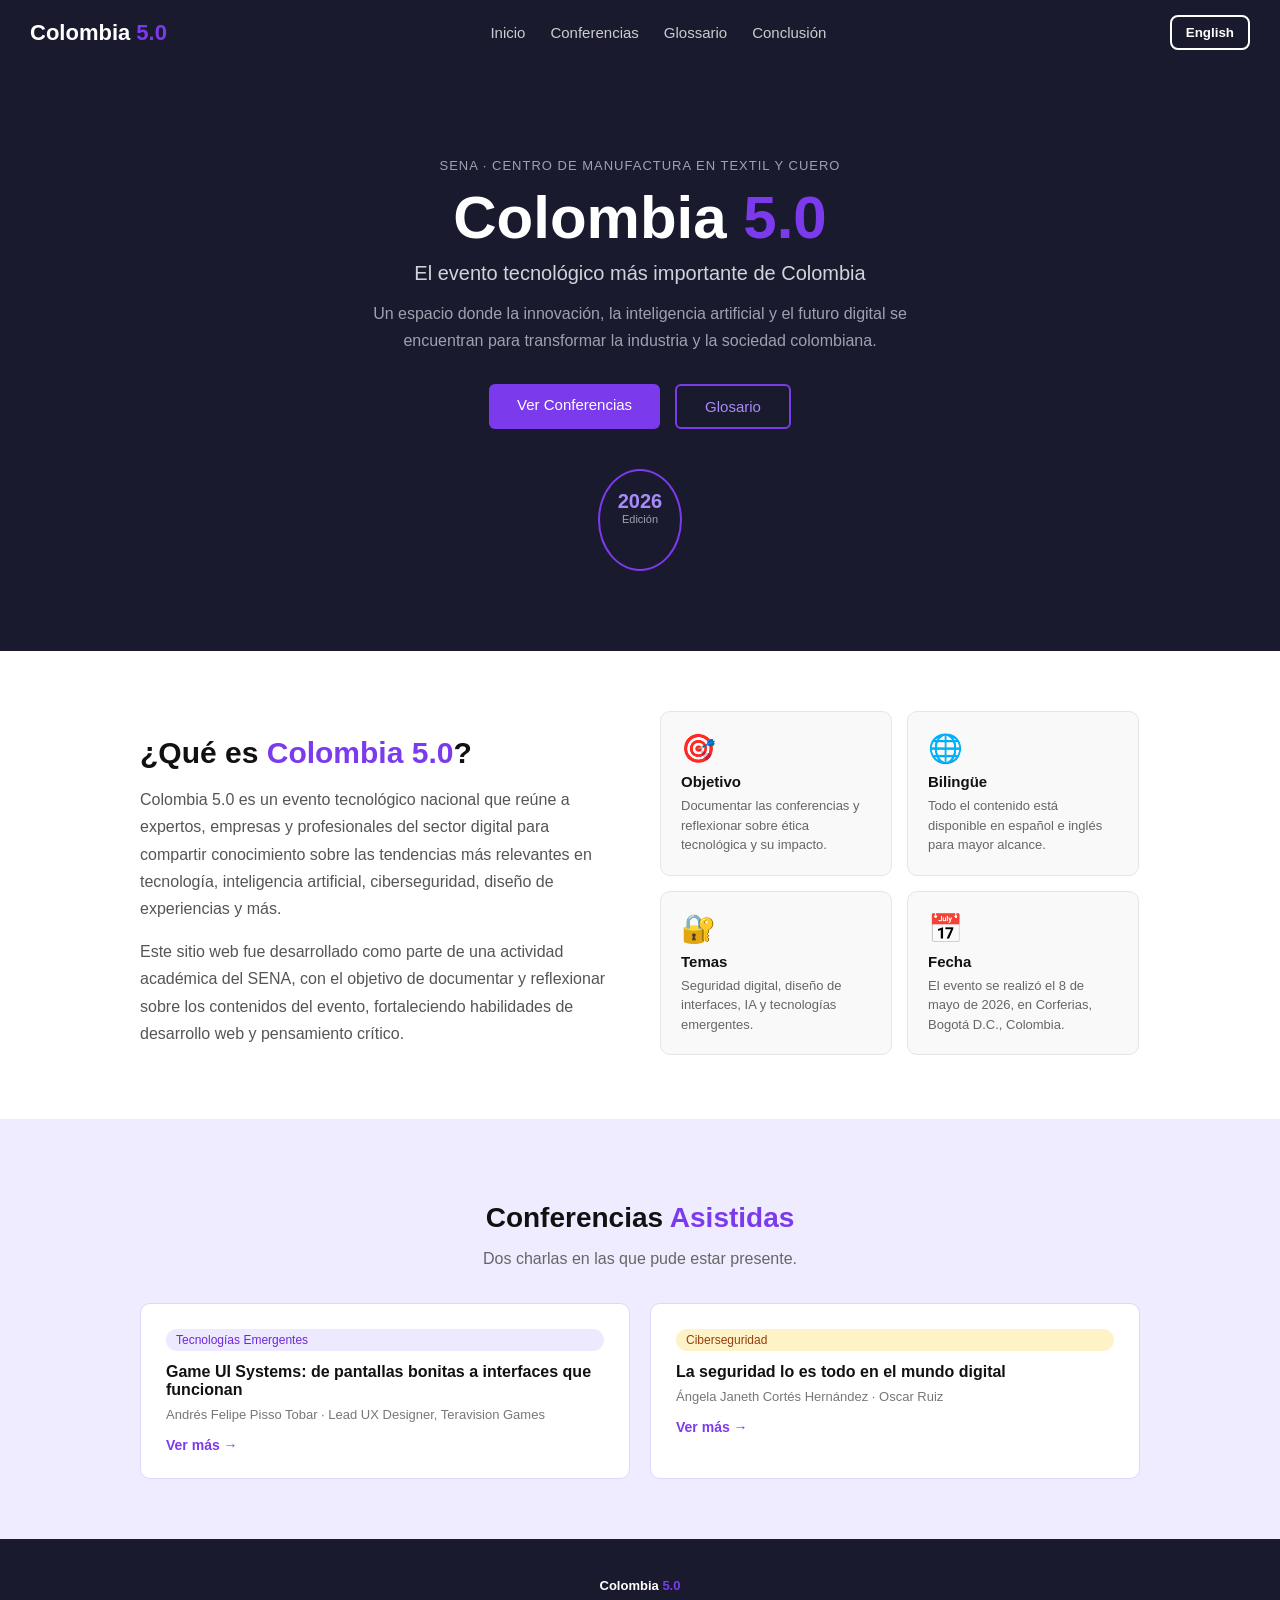
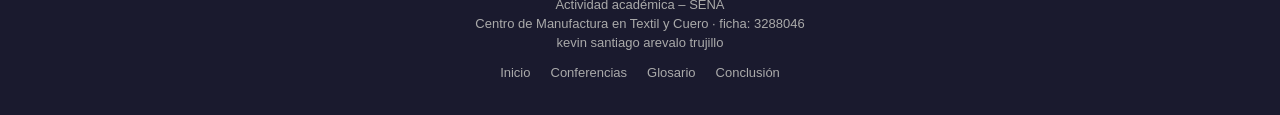
<file: index.html>
<!DOCTYPE html>
<html lang="es">
<head>
  <meta charset="UTF-8" />
  <meta name="viewport" content="width=device-width, initial-scale=1.0" />
  <title>Colombia 5.0 – Evento Tecnológico</title>

  <link rel="stylesheet" href="css/styles.css" />

  <!-- Fuente de Google -->
  <link href="https://fonts.googleapis.com/css2?family=Inter:wght@400;600;700&display=swap" rel="stylesheet" />
</head>
<body>

  <!-- Barra de navegasion  -->
  <nav class="navbar">
    <!-- Logo -->
    <div class="nav-logo">Colombia <span>5.0</span></div>

    <!-- Botón para móvil (hamburguesa xp) -->
    <button class="nav-toggle" id="navToggle" aria-label="Menú">☰</button>
    <ul class="nav-links" id="navLinks">
      <li>
        <a href="index.html" class="es">Inicio</a>
        <a href="index.html" class="en">Home</a>
      </li>
      <li>
        <a href="paginas/conferences.html" class="es">Conferencias</a>
        <a href="paginas/conferences.html" class="en">Conferences</a>
      </li>
      <li>
        <a href="paginas/glossary.html" class="es">Glossario</a>
        <a href="paginas/glossary.html" class="en">glossary</a>
      </li>
      <li>
        <a href="paginas/conclusion.html" class="es">Conclusión</a>
        <a href="paginas/conclusion.html" class="en">Conclusion</a>
      </li>
    </ul>
    
    <!-- boton de traduccion -->
    <div class="language-switch">
    <button id="langBtn">English</button>
</div>
  </nav>


  <!-- encabezado principal -->
  <header class="hero">
    <!-- Subtítulo pequeño arriba -->
    <p class="hero-tag es">SENA · Centro de Manufactura en Textil y Cuero</p>
    <p class="hero-tag en">SENA · Textile and Leather Manufacturing Center</p>

    <!-- Título principal -->
    <h1>Colombia <span class="accent">5.0</span></h1>

    <!-- Descripción corta -->
    <p class="hero-sub es">El evento tecnológico más importante de Colombia</p>
    <p class="hero-sub en">Colombia's most important technology event</p>

    <!-- Descripción larga -->
    <p class="hero-desc es">
      Un espacio donde la innovación, la inteligencia artificial y el futuro digital
      se encuentran para transformar la industria y la sociedad colombiana.
    </p>
    <p class="hero-desc en">
      A space where innovation, artificial intelligence, and the digital future
      come together to transform Colombian industry and society.
    </p>
    <!-- Botones de acción -->
    <div class="hero-btns">
      <a href="paginas/conferences.html" class="btn-primary es">Ver Conferencias</a>
      <a href="paginas/conferences.html" class="btn-primary en">View Conferences</a>
      <a href="paginas/glossary.html" class="btn-outline es ">Glosario</a>
      <a href="paginas/glossary.html" class="btn-outline en ">Glossary</a>
    </div>

    <!-- Insignia con el año (muy basica xd) -->
    <div class="hero-badge">
      <div class="badge-circle">
        <span>2026</span>
        <small class="es">Edición</small>
        <small class="en">Edition</small>
      </div>
    </div>
  </header>


  <!-- ¿Qué es Colombia 5.0? -->
  <section class="about">
    <div class="container">
      <div class="about-grid">

        <!-- Texto explicativo -->
        <div class="about-text es">
          <h2>¿Qué es <span class="accent">Colombia 5.0</span>?</h2>
          <p>
            Colombia 5.0 es un evento tecnológico nacional que reúne a expertos, empresas
            y profesionales del sector digital para compartir conocimiento sobre las
            tendencias más relevantes en tecnología, inteligencia artificial, ciberseguridad,
            diseño de experiencias y más.
          </p>
          <p>
            Este sitio web fue desarrollado como parte de una actividad académica del SENA,
            con el objetivo de documentar y reflexionar sobre los contenidos del evento,
            fortaleciendo habilidades de desarrollo web y pensamiento crítico.
          </p>
        </div>
        <div class="about-text en">
          <h2>¿What is <span class="accent">Colombia 5.0</span>?</h2>
          <p>
            Colombia 5.0 is a national technology event that brings together experts, companies,
            and professionals from the digital sector to share knowledge about the
            most relevant trends in technology, artificial intelligence, cybersecurity,
            experience design, and more.
          </p>
          <p>
            This website was developed as part of an academic activity at SENA,
            with the goal of documenting and reflecting on the event’s content,
            while strengthening web development and critical thinking skills.
          </p>
        </div>

        <!-- Cuatro tarjetas de información -->
        <div class="about-cards">

          <div class="info-card">
            <div class="card-icon">🎯</div>
            <h3 class="es">Objetivo</h3> <h3 class="en">Goal</h3>
            <p class="es">Documentar las conferencias y reflexionar sobre ética tecnológica y su impacto.</p><p class="en">Document the lectures and reflect on technology ethics and its impact.</p>
          </div>

          <div class="info-card">
            <div class="card-icon">🌐</div>
            <h3 class="es">Bilingüe</h3> <h3 class="en">Bilingual</h3>
            <p class="es">Todo el contenido está disponible en español e inglés para mayor alcance.</p><p class="en">All content is available in Spanish and English to reach a wider audience.</p>
          </div>

          <div class="info-card">
            <div class="card-icon">🔐</div>
            <h3 class="es">Temas</h3> <h3 class="en">Topics</h3>
            <p class="es">Seguridad digital, diseño de interfaces, IA y tecnologías emergentes.</p><p class="en">Digital security, interface design, AI, and emerging technologies.</p>
          </div>

          <div class="info-card">
  <div class="card-icon">📅</div>
  <h3 class="es">Fecha</h3>
  <h3 class="en">Date</h3>
  <p class="es">El evento se realizó el 8 de mayo de 2026, en Corferias, Bogotá D.C., Colombia.</p>
  <p class="en">The event took place on May 8, 2026, at Corferias, Bogotá D.C., Colombia.</p>
</div>

</div>
</div>
</div>
</section>


<!-- Seccion de conferencias asistidas -->
<section class="preview">
  <div class="container">
    <h2 class="es">Conferencias <span class="accent">Asistidas</span></h2>
    <h2 class="en">Attended <span class="accent">Conferences</span></h2>
    <p class="section-sub es">Dos charlas en las que pude estar presente.</p>
    <p class="section-sub en">Two talks I was able to attend.</p>

    <div class="preview-grid">

      <!-- Tarjeta 1 -->
      <div class="preview-card" onclick="location.href='paginas/conferences.html#conf1'">
        <div class="preview-tag es">Tecnologías Emergentes</div>
        <div class="preview-tag en">Emerging Technologies</div>
        <h3 class="es">Game UI Systems: de pantallas bonitas a interfaces que funcionan</h3>
        <h3 class="en">Game UI Systems: from pretty screens to interfaces that work</h3>
        <p>Andrés Felipe Pisso Tobar · Lead UX Designer, Teravision Games</p>
        <span class="preview-link es">Ver más →</span>
        <span class="preview-link en">Read more →</span>
      </div>

      <!-- Tarjeta 2 -->
      <div class="preview-card" onclick="location.href='paginas/conferences.html#conf2'">
        <div class="preview-tag preview-tag--security es">Ciberseguridad</div>
        <div class="preview-tag preview-tag--security en">Cybersecurity</div>
        <h3 class="es">La seguridad lo es todo en el mundo digital</h3>
        <h3 class="en">Security is everything in the digital world</h3>
        <p>Ángela Janeth Cortés Hernández · Oscar Ruiz</p>
        <span class="preview-link es">Ver más →</span>
        <span class="preview-link en">Read more →</span>
      </div>

      </div>
    </div>
  </section>


  <!-- Pie de pagina -->
  <footer class="footer">
    <div class="container">
      <p class="footer-logo">Colombia <span>5.0</span></p>
      <p class="es">Actividad académica – SENA</p>
      <p class="en">Academic activity – SENA</p>
      <p class="es">Centro de Manufactura en Textil y Cuero · ficha: 3288046</p>
      <p class="en">Textile and Leather Manufacturing Center · cohort: 3288046</p>
      <p>kevin santiago arevalo trujillo</p>


      <nav class="footer-nav">
        <a href="index.html" class="es">Inicio</a>
        <a href="index.html" class="en">Home</a>
        <a href="paginas/conferences.html" class="es">Conferencias</a>
        <a href="paginas/conferences.html" class="en">Conferences</a>
        <a href="paginas/glossary.html" class="es ">Glosario</a>
        <a href="paginas/glossary.html" class="en ">Glossary</a>
        <a href="paginas/conclusion.html" class="es">Conclusión</a>
        <a href="paginas/conclusion.html" class="en">Conclusion</a>
      </nav>

    </div>
  </footer>


 
  <script src="js/main.js"></script>

</body>
</html>
</file>
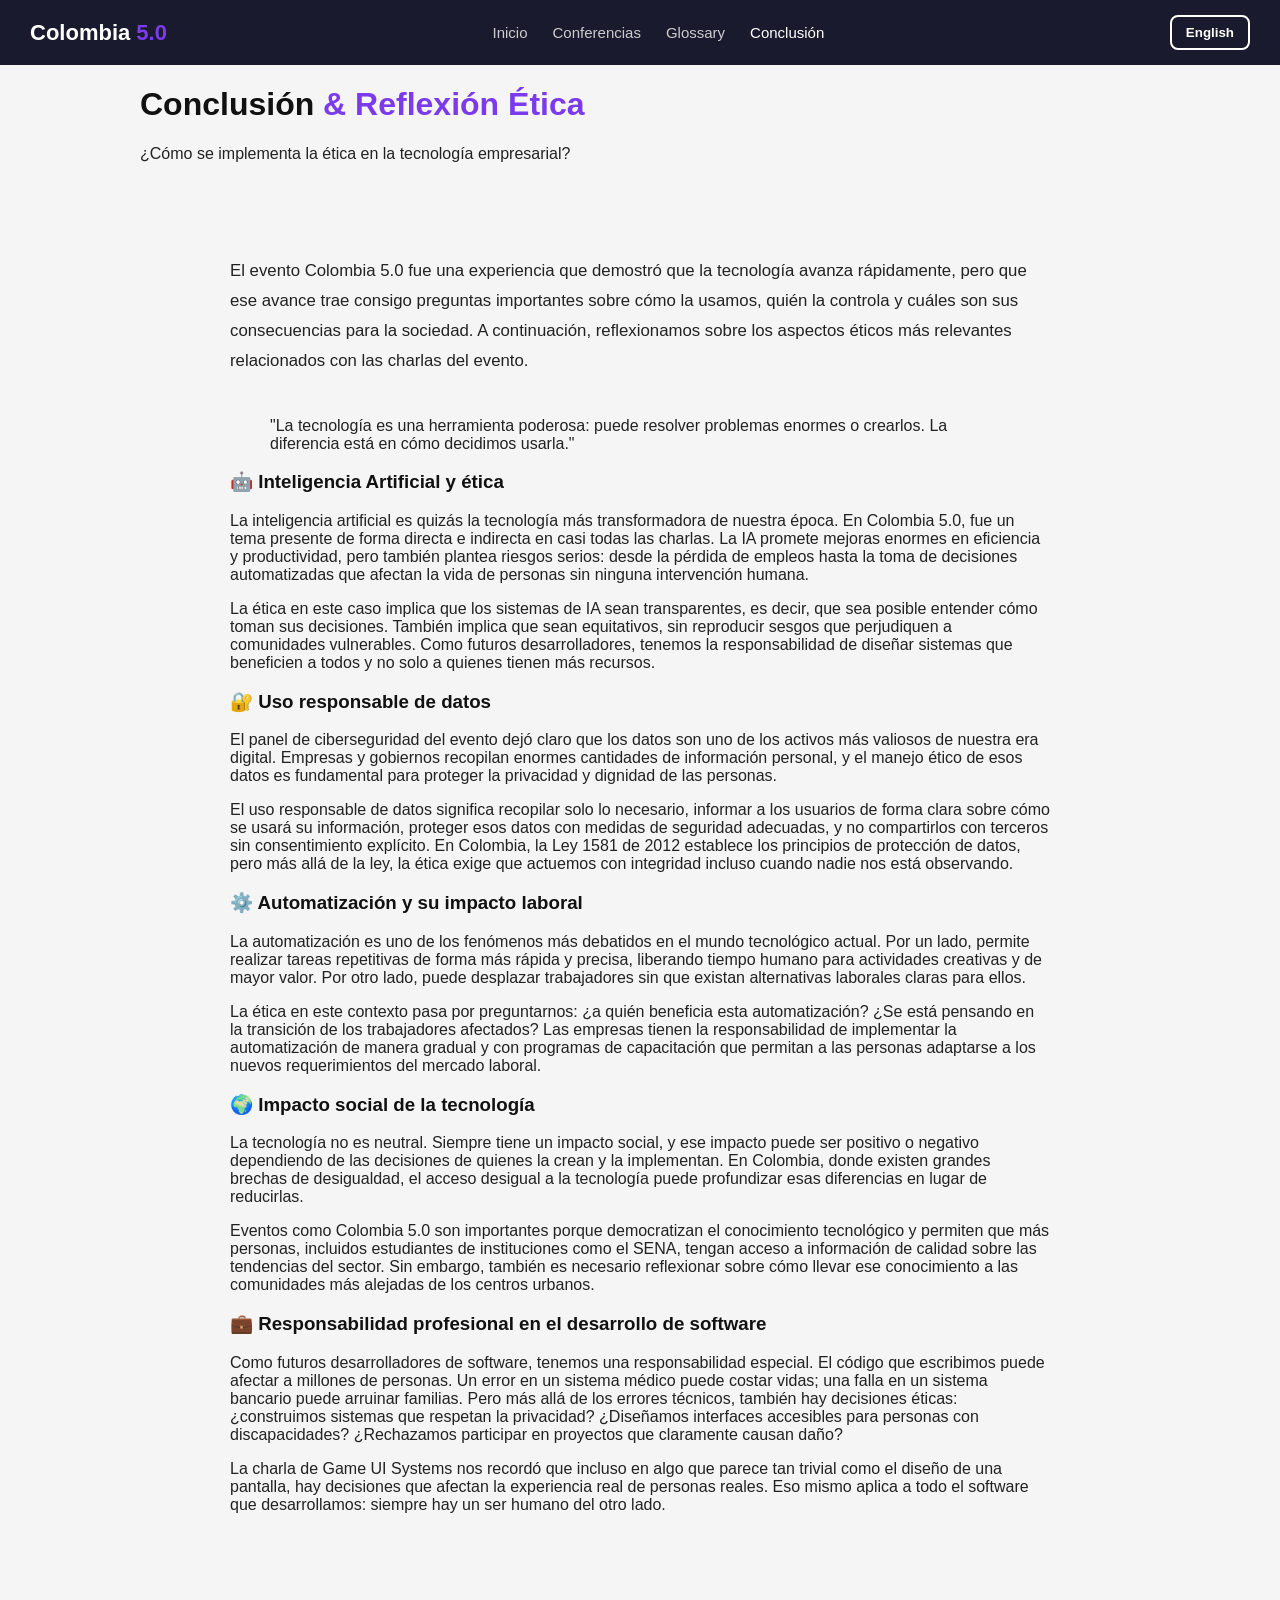
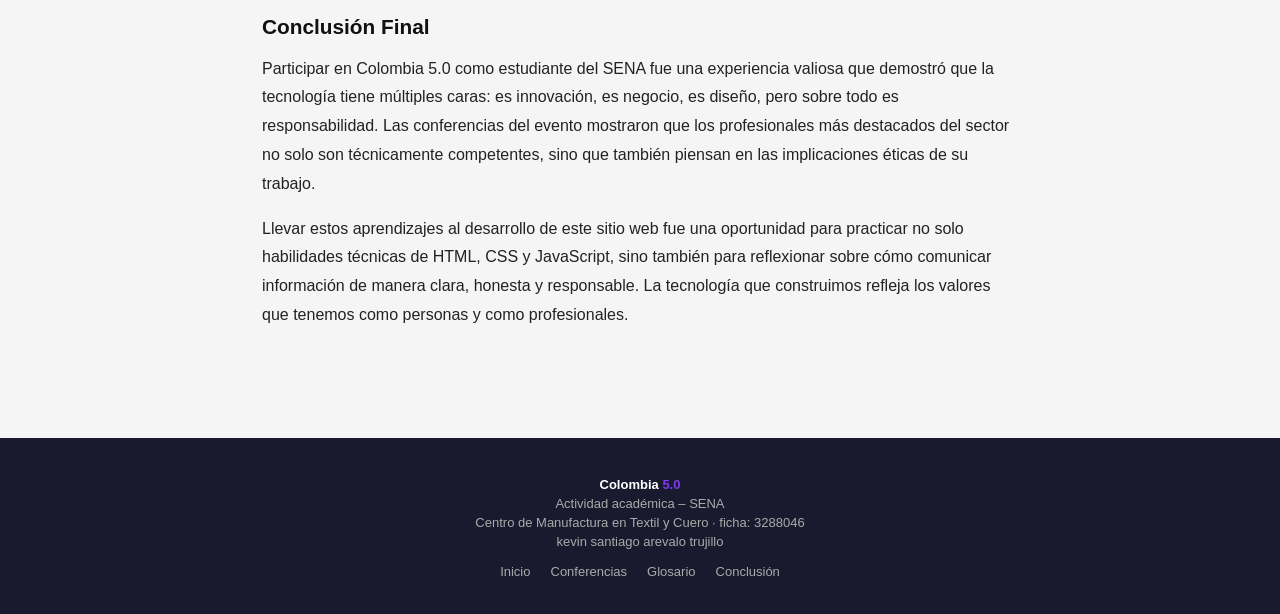
<file: paginas/conclusion.html>
<!DOCTYPE html>
<html lang="es">
<head>
  <meta charset="UTF-8" />
  <meta name="viewport" content="width=device-width, initial-scale=1.0" />
  <title>Conclusión – Colombia 5.0</title>
  <link rel="stylesheet" href="../css/styles.css" />
  <link href="https://fonts.googleapis.com/css2?family=Syne:wght@400;600;700;800&family=DM+Sans:ital,wght@0,300;0,400;0,500;1,300&display=swap" rel="stylesheet" />
</head>
<body>

  <!-- barra de navegacion -->
  <nav class="navbar">
    <div class="nav-logo"><a href="../index.html" style="color:inherit;text-decoration:none;">Colombia <span>5.0</span></a></div>
    <button class="nav-toggle" id="navToggle">☰</button>
    <ul class="nav-links" id="navLinks">
      <li>
        <a href="../index.html" class="es">Inicio</a>
        <a href="../index.html" class="en">Home</a>
      </li>
      <li>
        <a href="conferences.html" class="es">Conferencias</a>
        <a href="conferences.html" class="en">Conferences</a>
      </li>
      <li>
        <a href="glossary.html">Glossary</a>
      </li>
      <li>
        <a href="conclusion.html" class="active es">Conclusión</a>
        <a href="conclusion.html" class="active en">Conclusion</a>
      </li>
    </ul>
    <!-- boton de traduccion -->
    <div class="language-switch">
      <button id="langBtn">English</button>
    </div>
  </nav>

  <!-- Encabezado -->
  <div class="page-hero">
    <div class="container">
      <h1 class="es">Conclusión <span class="accent">&amp; Reflexión Ética</span></h1>
      <h1 class="en">Conclusion <span class="accent">&amp; Ethical Reflection</span></h1>
      <p class="es">¿Cómo se implementa la ética en la tecnología empresarial?</p>
      <p class="en">How is ethics implemented in enterprise technology?</p>
    </div>
  </div>

  <!-- Contenido de conclusion -->
  <section style="padding: 60px 0;">
    <div class="container conclusion-section" style="max-width:820px;">

      <!-- Intro -->
      <p class="es" style="color:var(--text-muted);margin-bottom:40px;font-size:1.05rem;line-height:1.8;">
        El evento Colombia 5.0 fue una experiencia que demostró que la tecnología avanza rápidamente, pero
        que ese avance trae consigo preguntas importantes sobre cómo la usamos, quién la controla y cuáles
        son sus consecuencias para la sociedad. A continuación, reflexionamos sobre los aspectos éticos más
        relevantes relacionados con las charlas del evento.
      </p>
      <p class="en" style="color:var(--text-muted);margin-bottom:40px;font-size:1.05rem;line-height:1.8;">
        The Colombia 5.0 event was an experience that showed how rapidly technology advances — but also
        how that advancement raises important questions about how we use it, who controls it, and what its
        consequences are for society. Below, we reflect on the most relevant ethical aspects related to
        the event's talks.
      </p>

      <!-- QUOTE -->
      <blockquote class="conclusion-quote es">
        "La tecnología es una herramienta poderosa: puede resolver problemas enormes o crearlos.
        La diferencia está en cómo decidimos usarla."
      </blockquote>
      <blockquote class="conclusion-quote en">
        "Technology is a powerful tool: it can solve enormous problems or create them.
        The difference lies in how we choose to use it."
      </blockquote>

      <!-- IA -->
      <div class="ethics-block">
        <h3 class="es"><span class="ethics-icon">🤖</span> Inteligencia Artificial y ética</h3>
        <h3 class="en"><span class="ethics-icon">🤖</span> Artificial Intelligence and Ethics</h3>
        <p class="es">
          La inteligencia artificial es quizás la tecnología más transformadora de nuestra época. En Colombia 5.0,
          fue un tema presente de forma directa e indirecta en casi todas las charlas. La IA promete mejoras enormes
          en eficiencia y productividad, pero también plantea riesgos serios: desde la pérdida de empleos hasta la
          toma de decisiones automatizadas que afectan la vida de personas sin ninguna intervención humana.
        </p>
        <p class="en">
          Artificial intelligence is perhaps the most transformative technology of our era. At Colombia 5.0,
          it appeared directly or indirectly in almost every talk. AI promises enormous improvements in
          efficiency and productivity, but it also poses serious risks: from job losses to automated
          decision-making that affects people's lives without any human intervention.
        </p>
        <p class="es">
          La ética en este caso implica que los sistemas de IA sean transparentes, es decir, que sea posible
          entender cómo toman sus decisiones. También implica que sean equitativos, sin reproducir sesgos que
          perjudiquen a comunidades vulnerables. Como futuros desarrolladores, tenemos la responsabilidad de
          diseñar sistemas que beneficien a todos y no solo a quienes tienen más recursos.
        </p>
        <p class="en">
          Ethics in this context requires AI systems to be transparent — meaning it should be possible to
          understand how they make decisions — and also equitable, without reproducing biases that harm
          vulnerable communities. As future developers, we have the responsibility to design systems that
          benefit everyone, not just those with more resources.
        </p>
      </div>

      <!-- Datos -->
      <div class="ethics-block">
        <h3 class="es"><span class="ethics-icon">🔐</span> Uso responsable de datos</h3>
        <h3 class="en"><span class="ethics-icon">🔐</span> Responsible Use of Data</h3>
        <p class="es">
          El panel de ciberseguridad del evento dejó claro que los datos son uno de los activos más valiosos
          de nuestra era digital. Empresas y gobiernos recopilan enormes cantidades de información personal, y
          el manejo ético de esos datos es fundamental para proteger la privacidad y dignidad de las personas.
        </p>
        <p class="en">
          The cybersecurity panel at the event made clear that data is one of the most valuable assets of our
          digital era. Companies and governments collect enormous amounts of personal information, and the
          ethical handling of that data is fundamental to protecting people's privacy and dignity.
        </p>
        <p class="es">
          El uso responsable de datos significa recopilar solo lo necesario, informar a los usuarios de forma
          clara sobre cómo se usará su información, proteger esos datos con medidas de seguridad adecuadas, y
          no compartirlos con terceros sin consentimiento explícito. En Colombia, la Ley 1581 de 2012 establece
          los principios de protección de datos, pero más allá de la ley, la ética exige que actuemos con
          integridad incluso cuando nadie nos está observando.
        </p>
        <p class="en">
          Responsible data use means collecting only what is necessary, informing users clearly about how
          their information will be used, protecting that data with appropriate security measures, and not
          sharing it with third parties without explicit consent. In Colombia, Law 1581 of 2012 establishes
          data protection principles, but beyond the law, ethics demands that we act with integrity even
          when no one is watching.
        </p>
      </div>

      <!-- Automatización -->
      <div class="ethics-block">
        <h3 class="es"><span class="ethics-icon">⚙️</span> Automatización y su impacto laboral</h3>
        <h3 class="en"><span class="ethics-icon">⚙️</span> Automation and Its Labor Impact</h3>
        <p class="es">
          La automatización es uno de los fenómenos más debatidos en el mundo tecnológico actual. Por un lado,
          permite realizar tareas repetitivas de forma más rápida y precisa, liberando tiempo humano para
          actividades creativas y de mayor valor. Por otro lado, puede desplazar trabajadores sin que existan
          alternativas laborales claras para ellos.
        </p>
        <p class="en">
          Automation is one of the most debated phenomena in today's technology world. On one hand, it allows
          repetitive tasks to be performed faster and more accurately, freeing up human time for creative,
          higher-value activities. On the other hand, it can displace workers without providing clear
          employment alternatives.
        </p>
        <p class="es">
          La ética en este contexto pasa por preguntarnos: ¿a quién beneficia esta automatización? ¿Se
          está pensando en la transición de los trabajadores afectados? Las empresas tienen la responsabilidad
          de implementar la automatización de manera gradual y con programas de capacitación que permitan a
          las personas adaptarse a los nuevos requerimientos del mercado laboral.
        </p>
        <p class="en">
          The ethical question here is: who benefits from this automation? Are the affected workers being
          considered in the transition? Companies have a responsibility to implement automation gradually
          and with training programs that allow people to adapt to the new demands of the labor market.
        </p>
      </div>

      <!-- Impacto Social -->
      <div class="ethics-block">
        <h3 class="es"><span class="ethics-icon">🌍</span> Impacto social de la tecnología</h3>
        <h3 class="en"><span class="ethics-icon">🌍</span> Technology's Social Impact</h3>
        <p class="es">
          La tecnología no es neutral. Siempre tiene un impacto social, y ese impacto puede ser positivo o
          negativo dependiendo de las decisiones de quienes la crean y la implementan. En Colombia, donde
          existen grandes brechas de desigualdad, el acceso desigual a la tecnología puede profundizar esas
          diferencias en lugar de reducirlas.
        </p>
        <p class="en">
          Technology is not neutral. It always has a social impact, and that impact can be positive or
          negative depending on the decisions of those who create and implement it. In Colombia, where deep
          inequality exists, unequal access to technology can deepen those differences rather than reduce them.
        </p>
        <p class="es">
          Eventos como Colombia 5.0 son importantes porque democratizan el conocimiento tecnológico y permiten
          que más personas, incluidos estudiantes de instituciones como el SENA, tengan acceso a información
          de calidad sobre las tendencias del sector. Sin embargo, también es necesario reflexionar sobre cómo
          llevar ese conocimiento a las comunidades más alejadas de los centros urbanos.
        </p>
        <p class="en">
          Events like Colombia 5.0 are important because they democratize technological knowledge and allow
          more people — including students from institutions like SENA — to access quality information about
          industry trends. However, it is also necessary to reflect on how to bring that knowledge to
          communities furthest from urban centers.
        </p>
      </div>

      <!-- Responsabilidad Profesional -->
      <div class="ethics-block">
        <h3 class="es"><span class="ethics-icon">💼</span> Responsabilidad profesional en el desarrollo de software</h3>
        <h3 class="en"><span class="ethics-icon">💼</span> Professional Responsibility in Software Development</h3>
        <p class="es">
          Como futuros desarrolladores de software, tenemos una responsabilidad especial. El código que
          escribimos puede afectar a millones de personas. Un error en un sistema médico puede costar vidas;
          una falla en un sistema bancario puede arruinar familias. Pero más allá de los errores técnicos,
          también hay decisiones éticas: ¿construimos sistemas que respetan la privacidad? ¿Diseñamos
          interfaces accesibles para personas con discapacidades? ¿Rechazamos participar en proyectos que
          claramente causan daño?
        </p>
        <p class="en">
          As future software developers, we have a special responsibility. The code we write can affect
          millions of people. An error in a medical system can cost lives; a failure in a banking system can
          ruin families. But beyond technical errors, there are also ethical decisions: do we build systems
          that respect privacy? Do we design interfaces accessible to people with disabilities? Do we refuse
          to participate in projects that clearly cause harm?
        </p>
        <p class="es">
          La charla de Game UI Systems nos recordó que incluso en algo que parece tan trivial como el diseño
          de una pantalla, hay decisiones que afectan la experiencia real de personas reales. Eso mismo
          aplica a todo el software que desarrollamos: siempre hay un ser humano del otro lado.
        </p>
        <p class="en">
          The Game UI Systems talk reminded us that even in something that seems as trivial as screen design,
          there are decisions that affect the real experience of real people. The same applies to all the
          software we develop: there is always a human being on the other side.
        </p>
      </div>

      <!-- conclusion final -->
      <div style="background:var(--card-bg);border:1px solid var(--border);border-radius:var(--radius-lg);padding:32px;margin-top:48px;">
        <h3 class="es" style="font-family:var(--font-display);font-size:1.3rem;font-weight:700;margin-bottom:16px;">
          Conclusión Final
        </h3>
        <h3 class="en" style="font-family:var(--font-display);font-size:1.3rem;font-weight:700;margin-bottom:16px;">
          Final Conclusion
        </h3>
        <p class="es" style="color:var(--text-muted);line-height:1.8;margin-bottom:14px;">
          Participar en Colombia 5.0 como estudiante del SENA fue una experiencia valiosa que demostró que
          la tecnología tiene múltiples caras: es innovación, es negocio, es diseño, pero sobre todo es
          responsabilidad. Las conferencias del evento mostraron que los profesionales más destacados del
          sector no solo son técnicamente competentes, sino que también piensan en las implicaciones éticas
          de su trabajo.
        </p>
        <p class="en" style="color:var(--text-muted);line-height:1.8;margin-bottom:14px;">
          Participating in Colombia 5.0 as a SENA student was a valuable experience that showed that
          technology has many faces: it is innovation, it is business, it is design, but above all it is
          responsibility. The event's talks showed that the sector's most outstanding professionals are not
          only technically competent — they also think about the ethical implications of their work.
        </p>
        <p class="es" style="color:var(--text-muted);line-height:1.8;">
          Llevar estos aprendizajes al desarrollo de este sitio web fue una oportunidad para practicar no
          solo habilidades técnicas de HTML, CSS y JavaScript, sino también para reflexionar sobre cómo
          comunicar información de manera clara, honesta y responsable. La tecnología que construimos refleja
          los valores que tenemos como personas y como profesionales.
        </p>
        <p class="en" style="color:var(--text-muted);line-height:1.8;">
          Taking these learnings into the development of this website was an opportunity to practice not
          only HTML, CSS, and JavaScript technical skills, but also to reflect on how to communicate
          information in a clear, honest, and responsible way. The technology we build reflects the values
          we hold as people and as professionals.
        </p>
      </div>

    </div>
  </section>

  <!-- pie de pagina -->
  <footer class="footer">
    <div class="container footer-inner">
      <div>
      <p class="footer-logo">Colombia <span>5.0</span></p>
      <p class="es">Actividad académica – SENA</p>
      <p class="en">Academic activity – SENA</p>
      <p class="es">Centro de Manufactura en Textil y Cuero · ficha: 3288046</p>
      <p class="en">Textile and Leather Manufacturing Center · cohort: 3288046</p>
      <p>kevin santiago arevalo trujillo</p>
      </div>
      <nav class="footer-nav">
        <a href="../index.html" class="es">Inicio</a>
        <a href="../index.html" class="en">Home</a>
        <a href="conferences.html" class="es">Conferencias</a>
        <a href="conferences.html" class="en">Conferences</a>
        <a href="glossary.html" class="es">Glosario</a>
        <a href="glossary.html" class="en">Glossary</a>
        <a href="conclusion.html" class="es">Conclusión</a>
        <a href="conclusion.html" class="en">Conclusion</a>
      </nav>
    </div>
  </footer>

  <script src="../js/main.js"></script>
</body>
</html>
</file>
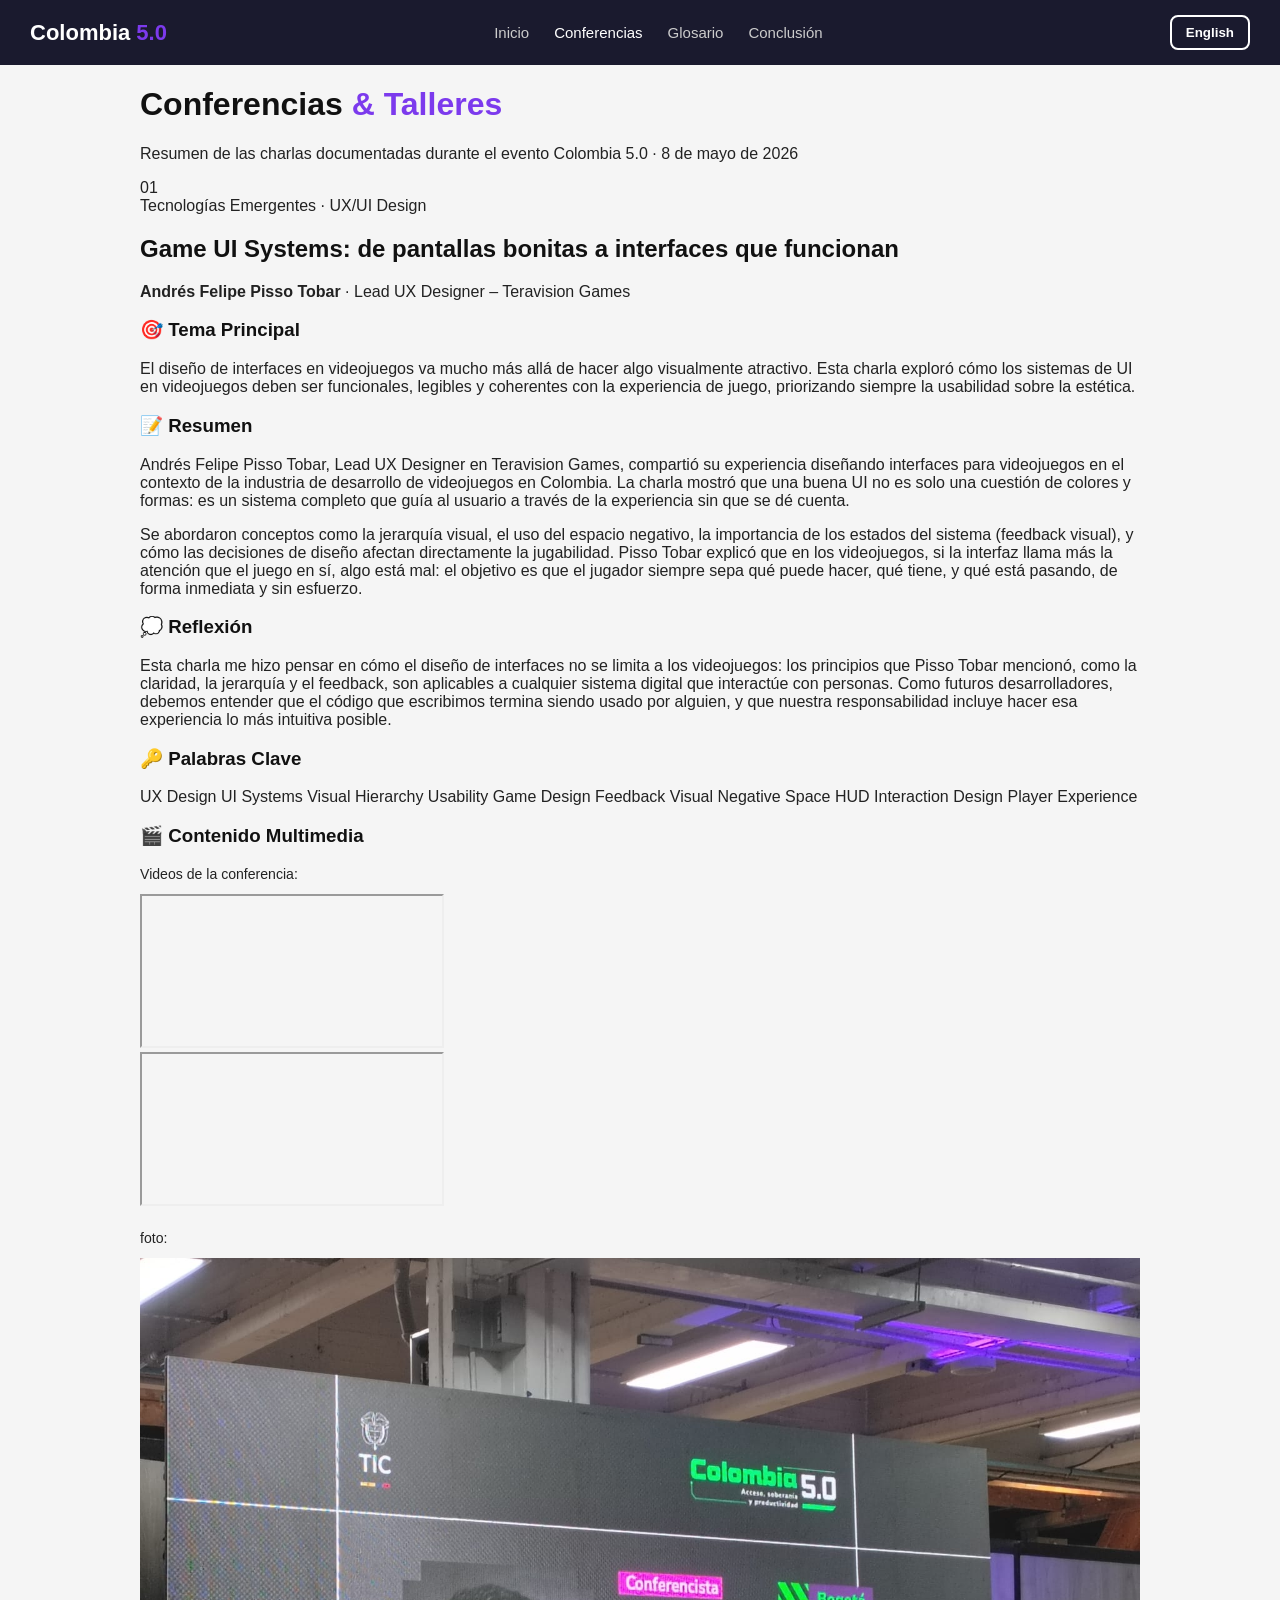
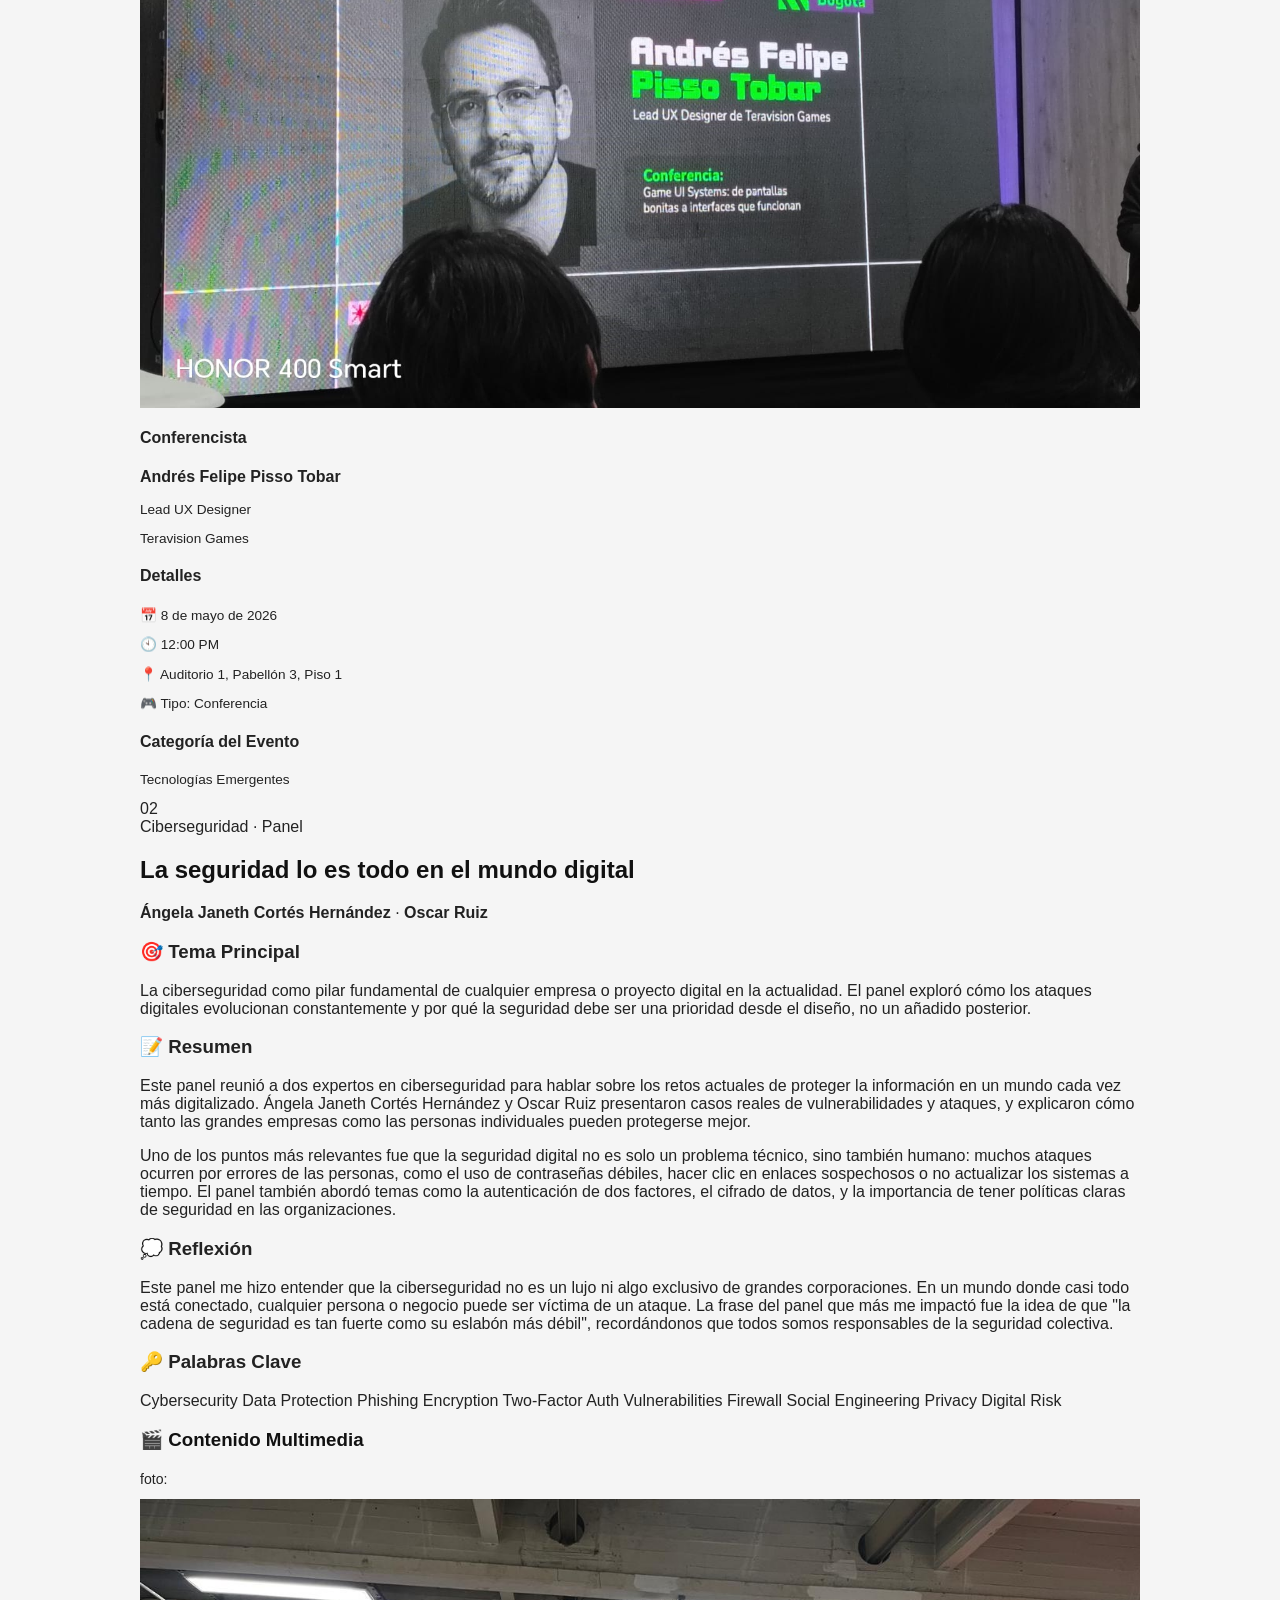
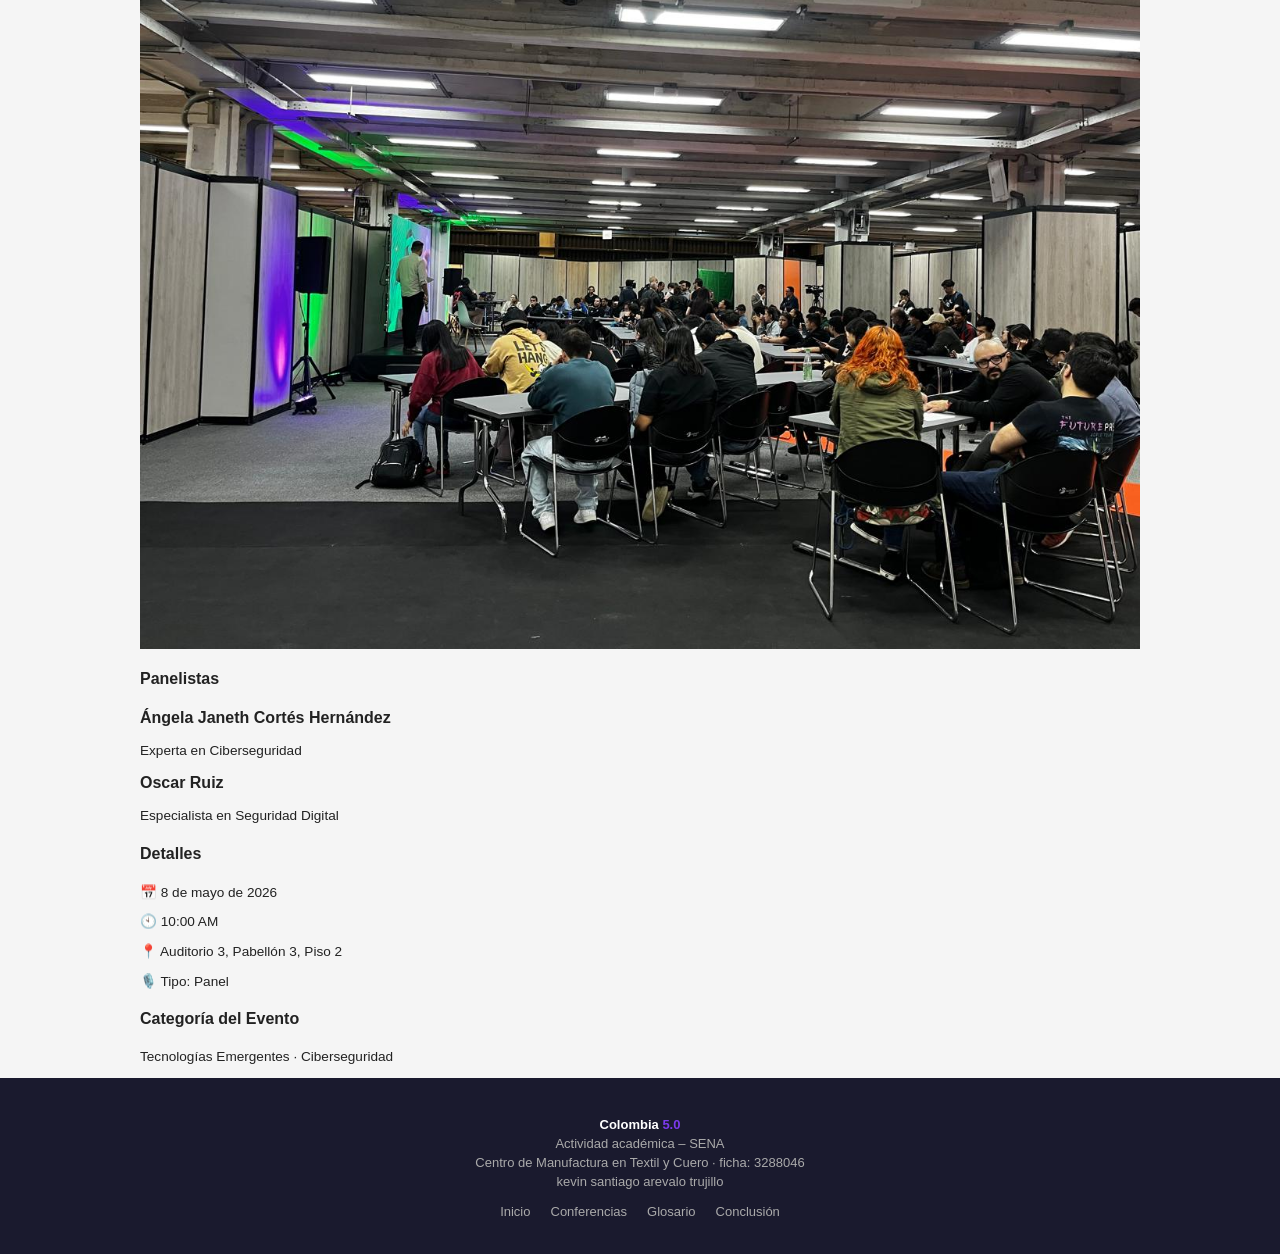
<file: paginas/conferences.html>
<!DOCTYPE html>
<html lang="es">
<head>
  <meta charset="UTF-8" />
  <meta name="viewport" content="width=device-width, initial-scale=1.0" />
  <title>Conferencias – Colombia 5.0</title>
  <link rel="stylesheet" href="../css/styles.css" />
  <link href="https://fonts.googleapis.com/css2?family=Syne:wght@400;600;700;800&family=DM+Sans:ital,wght@0,300;0,400;0,500;1,300&display=swap" rel="stylesheet" />
</head>
<body>

  <!-- NAVBAR -->
  <nav class="navbar">
    <div class="nav-logo"><a href="../index.html" style="color:inherit;text-decoration:none;">Colombia <span>5.0</span></a></div>
    <button class="nav-toggle" id="navToggle">☰</button>
    <ul class="nav-links" id="navLinks">
      <li>
        <a href="../index.html" class="es">Inicio</a>
        <a href="../index.html" class="en">Home</a>
      </li>
      <li>
        <a href="conferences.html" class="active es">Conferencias</a>
        <a href="conferences.html" class="active en">Conferences</a>
      </li>
      <li>
        <a href="glossary.html" class="es">Glosario</a>
        <a href="glossary.html" class="en">Glossary</a>
      </li>
      <li>
        <a href="conclusion.html" class="es">Conclusión</a>
        <a href="conclusion.html" class="en">Conclusion</a>
      </li>
    </ul>
    <!-- boton de traduccion -->
    <div class="language-switch">
      <button id="langBtn">English</button>
    </div>
  </nav>

  <!-- Encabezado -->
  <div class="page-hero">
    <div class="container">
      <h1 class="es">Conferencias <span class="accent">&amp; Talleres</span></h1>
      <h1 class="en">Conferences <span class="accent">&amp; Workshops</span></h1>
      <p class="es">Resumen de las charlas documentadas durante el evento Colombia 5.0 · 8 de mayo de 2026</p>
      <p class="en">Summary of talks documented during the Colombia 5.0 event · May 8, 2026</p>
    </div>
  </div>

  <!-- ===== CONFERENCIA 1: GAME UI SYSTEMS ===== -->
  <section class="conf-section" id="conf1">
    <div class="container">

      <div class="conf-header">
        <div class="conf-number">01</div>
        <div class="conf-meta">
          <span class="conf-tag es">Tecnologías Emergentes · UX/UI Design</span>
          <span class="conf-tag en">Emerging Technologies · UX/UI Design</span>
          <h2 class="es">Game UI Systems: de pantallas bonitas a interfaces que funcionan</h2>
          <h2 class="en">Game UI Systems: from pretty screens to interfaces that work</h2>
          <p class="conf-speaker">
            <strong>Andrés Felipe Pisso Tobar</strong> · Lead UX Designer – Teravision Games
          </p>
        </div>
      </div>

      <div class="conf-body">
        <div class="conf-main">

          <!-- TEMA PRINCIPAL -->
          <div class="conf-info-block">
            <h3 class="es">🎯 Tema Principal</h3>
            <h3 class="en">🎯 Main Topic</h3>
            <p class="es">
              El diseño de interfaces en videojuegos va mucho más allá de hacer algo visualmente atractivo.
              Esta charla exploró cómo los sistemas de UI en videojuegos deben ser funcionales, legibles y
              coherentes con la experiencia de juego, priorizando siempre la usabilidad sobre la estética.
            </p>
            <p class="en">
              Game interface design goes far beyond visual appeal. This talk explored how UI systems in
              video games must be functional, readable, and coherent with the gameplay experience,
              always prioritizing usability over aesthetics.
            </p>
          </div>

          <!-- RESUMEN -->
          <div class="conf-info-block">
            <h3 class="es">📝 Resumen</h3>
            <h3 class="en">📝 Summary</h3>
            <p class="es">
              Andrés Felipe Pisso Tobar, Lead UX Designer en Teravision Games, compartió su experiencia
              diseñando interfaces para videojuegos en el contexto de la industria de desarrollo de
              videojuegos en Colombia. La charla mostró que una buena UI no es solo una cuestión de
              colores y formas: es un sistema completo que guía al usuario a través de la experiencia sin
              que se dé cuenta.
            </p>
            <p class="es">
              Se abordaron conceptos como la jerarquía visual, el uso del espacio negativo, la importancia
              de los estados del sistema (feedback visual), y cómo las decisiones de diseño afectan
              directamente la jugabilidad. Pisso Tobar explicó que en los videojuegos, si la interfaz llama
              más la atención que el juego en sí, algo está mal: el objetivo es que el jugador siempre sepa
              qué puede hacer, qué tiene, y qué está pasando, de forma inmediata y sin esfuerzo.
            </p>
            <p class="en">
              Andrés Felipe Pisso Tobar, Lead UX Designer at Teravision Games, shared his experience
              designing interfaces for video games within Colombia's game development industry. The talk
              showed that good UI is not just about colors and shapes — it is a complete system that guides
              the user through the experience without them noticing it.
            </p>
            <p class="en">
              Topics included visual hierarchy, negative space, the importance of system states (visual
              feedback), and how design decisions directly affect gameplay. Pisso Tobar emphasized that in
              games, if the interface draws more attention than the game itself, something is wrong: the goal
              is for the player to always know what they can do, what they have, and what is happening —
              immediately and effortlessly.
            </p>
          </div>

          <!-- REFLEXIÓN -->
          <div class="conf-info-block">
            <h3 class="es">💭 Reflexión</h3>
            <h3 class="en">💭 Reflection</h3>
            <p class="es">
              Esta charla me hizo pensar en cómo el diseño de interfaces no se limita a los videojuegos:
              los principios que Pisso Tobar mencionó, como la claridad, la jerarquía y el feedback, son
              aplicables a cualquier sistema digital que interactúe con personas. Como futuros
              desarrolladores, debemos entender que el código que escribimos termina siendo usado por
              alguien, y que nuestra responsabilidad incluye hacer esa experiencia lo más intuitiva posible.
            </p>
            <p class="en">
              This talk made me think about how interface design is not limited to video games. The
              principles Pisso Tobar mentioned — clarity, hierarchy, and feedback — apply to any digital
              system that interacts with people. As future developers, we must understand that the code we
              write is ultimately used by someone, and that our responsibility includes making that
              experience as intuitive as possible.
            </p>
          </div>

          <!-- PALABRAS CLAVE -->
          <div class="conf-info-block">
            <h3 class="es">🔑 Palabras Clave</h3>
            <h3 class="en">🔑 Keywords</h3>
            <div class="keywords">
              <span class="keyword">UX Design</span>
              <span class="keyword">UI Systems</span>
              <span class="keyword">Visual Hierarchy</span>
              <span class="keyword">Usability</span>
              <span class="keyword">Game Design</span>
              <span class="keyword">Feedback Visual</span>
              <span class="keyword">Negative Space</span>
              <span class="keyword">HUD</span>
              <span class="keyword">Interaction Design</span>
              <span class="keyword">Player Experience</span>
            </div>
          </div>

          <!-- MULTIMEDIA -->
          <div class="media-section">
            <h3 class="es">🎬 Contenido Multimedia</h3>
            <h3 class="en">🎬 Multimedia Content</h3>

            <!-- VIDEOS -->
            <p class="es" style="color:var(--text-muted);font-size:0.88rem;margin-bottom:12px;">Videos de la conferencia:</p>
            <p class="en" style="color:var(--text-muted);font-size:0.88rem;margin-bottom:12px;">Conference videos:</p>
            <div class="videos-grid">
              <div class="video-wrapper">
                <iframe
                  src="https://www.youtube.com/embed/qJ3fA9O6ths"
                  title="Game UI Systems - Video 1"
                  allowfullscreen>
                </iframe>
              </div>
              <div class="video-wrapper">
                <iframe
                  src="https://www.youtube.com/embed/25tXOsDxBWE"
                  title="Game UI Systems - Video 2"
                  allowfullscreen>
                </iframe>
              </div>
            </div>

            <!-- Foto -->
            <p class="es" style="color:var(--text-muted);font-size:0.88rem;margin: 20px 0 12px;">foto:</p>
            <p class="en" style="color:var(--text-muted);font-size:0.88rem;margin: 20px 0 12px;">Photo:</p>
            <div class="photos-grid">
              <div class="photo-slot"><img src="../imagen/1.jpeg" alt="Conferencia Game UI Systems">
            </div>
          </div>

        </div><!-- /conf-main -->

        <!-- SIDEBAR -->
        <aside class="conf-sidebar">
          <div class="sidebar-box">
            <h4 class="es">Conferencista</h4>
            <h4 class="en">Speaker</h4>
            <p><strong>Andrés Felipe Pisso Tobar</strong></p>
            <p style="color:var(--text-muted);font-size:0.85rem;margin-top:6px;">Lead UX Designer</p>
            <p style="color:var(--text-muted);font-size:0.85rem;">Teravision Games</p>
          </div>
          <div class="sidebar-box">
            <h4 class="es">Detalles</h4>
            <h4 class="en">Details</h4>
            <p class="es" style="font-size:0.85rem;color:var(--text-muted);">📅 8 de mayo de 2026</p>
            <p class="en" style="font-size:0.85rem;color:var(--text-muted);">📅 May 8, 2026</p>
            <p style="font-size:0.85rem;color:var(--text-muted);margin-top:4px;">🕙 12:00 PM</p>
            <p class="es" style="font-size:0.85rem;color:var(--text-muted);margin-top:4px;">📍 Auditorio 1, Pabellón 3, Piso 1</p>
            <p class="en" style="font-size:0.85rem;color:var(--text-muted);margin-top:4px;">📍 Auditorium 1, Pavilion 3, Floor 1</p>
            <p class="es" style="font-size:0.85rem;color:var(--text-muted);margin-top:4px;">🎮 Tipo: Conferencia</p>
            <p class="en" style="font-size:0.85rem;color:var(--text-muted);margin-top:4px;">🎮 Type: Conference</p>
          </div>
          <div class="sidebar-box">
            <h4 class="es">Categoría del Evento</h4>
            <h4 class="en">Event Category</h4>
            <p class="es" style="font-size:0.85rem;">Tecnologías Emergentes</p>
            <p class="en" style="font-size:0.85rem;">Emerging Technologies</p>
          </div>
        </aside>

      </div>
    </div>
  </section>

  <!-- ===== CONFERENCIA 2: SEGURIDAD DIGITAL ===== -->
  <section class="conf-section" id="conf2" style="background:var(--bg2);">
    <div class="container">

      <div class="conf-header">
        <div class="conf-number" style="color:var(--accent2);">02</div>
        <div class="conf-meta">
          <span class="conf-tag conf-tag--sec es">Ciberseguridad · Panel</span>
          <span class="conf-tag conf-tag--sec en">Cybersecurity · Panel</span>
          <h2 class="es">La seguridad lo es todo en el mundo digital</h2>
          <h2 class="en">Security is everything in the digital world</h2>
          <p class="conf-speaker">
            <strong>Ángela Janeth Cortés Hernández</strong> · <strong>Oscar Ruiz</strong>
          </p>
        </div>
      </div>

      <div class="conf-body">
        <div class="conf-main">

          <!-- Tema principal -->
          <div class="conf-info-block">
            <h3 class="es" style="color:var(--accent2);">🎯 Tema Principal</h3>
            <h3 class="en" style="color:var(--accent2);">🎯 Main Topic</h3>
            <p class="es">
              La ciberseguridad como pilar fundamental de cualquier empresa o proyecto digital en la
              actualidad. El panel exploró cómo los ataques digitales evolucionan constantemente y por qué
              la seguridad debe ser una prioridad desde el diseño, no un añadido posterior.
            </p>
            <p class="en">
              Cybersecurity as a fundamental pillar for any company or digital project today. The panel
              explored how digital attacks are constantly evolving and why security must be a priority from
              the design phase, not an afterthought.
            </p>
          </div>

          <!-- Resumen -->
          <div class="conf-info-block">
            <h3 class="es" style="color:var(--accent2);">📝 Resumen</h3>
            <h3 class="en" style="color:var(--accent2);">📝 Summary</h3>
            <p class="es">
              Este panel reunió a dos expertos en ciberseguridad para hablar sobre los retos actuales de
              proteger la información en un mundo cada vez más digitalizado. Ángela Janeth Cortés
              Hernández y Oscar Ruiz presentaron casos reales de vulnerabilidades y ataques, y explicaron
              cómo tanto las grandes empresas como las personas individuales pueden protegerse mejor.
            </p>
            <p class="es">
              Uno de los puntos más relevantes fue que la seguridad digital no es solo un problema técnico,
              sino también humano: muchos ataques ocurren por errores de las personas, como el uso de
              contraseñas débiles, hacer clic en enlaces sospechosos o no actualizar los sistemas a tiempo.
              El panel también abordó temas como la autenticación de dos factores, el cifrado de datos, y
              la importancia de tener políticas claras de seguridad en las organizaciones.
            </p>
            <p class="en">
              This panel brought together two cybersecurity experts to discuss the current challenges of
              protecting information in an increasingly digitalized world. Ángela Janeth Cortés Hernández
              and Oscar Ruiz presented real cases of vulnerabilities and attacks, and explained how both
              large companies and individuals can better protect themselves.
            </p>
            <p class="en">
              One of the most relevant points was that digital security is not just a technical problem —
              it is also a human one. Many attacks happen due to human error, such as using weak passwords,
              clicking suspicious links, or failing to update systems in time. The panel also covered
              two-factor authentication, data encryption, and the importance of clear security policies
              within organizations.
            </p>
          </div>

          <!-- Reflecion -->
          <div class="conf-info-block">
            <h3 class="es" style="color:var(--accent2);">💭 Reflexión</h3>
            <h3 class="en" style="color:var(--accent2);">💭 Reflection</h3>
            <p class="es">
              Este panel me hizo entender que la ciberseguridad no es un lujo ni algo exclusivo de grandes
              corporaciones. En un mundo donde casi todo está conectado, cualquier persona o negocio puede
              ser víctima de un ataque. La frase del panel que más me impactó fue la idea de que "la cadena
              de seguridad es tan fuerte como su eslabón más débil", recordándonos que todos somos
              responsables de la seguridad colectiva.
            </p>
            <p class="en">
              This panel made me understand that cybersecurity is not a luxury or something exclusive to
              large corporations. In a world where almost everything is connected, any person or business
              can be the victim of an attack. The idea that resonated most with me was that a security
              chain is only as strong as its weakest link, reminding us that we are all responsible for
              collective security.
            </p>
          </div>

          <!-- Palabras claves -->
          <div class="conf-info-block">
            <h3 class="es" style="color:var(--accent2);">🔑 Palabras Clave</h3>
            <h3 class="en" style="color:var(--accent2);">🔑 Keywords</h3>
            <div class="keywords">
              <span class="keyword">Cybersecurity</span>
              <span class="keyword">Data Protection</span>
              <span class="keyword">Phishing</span>
              <span class="keyword">Encryption</span>
              <span class="keyword">Two-Factor Auth</span>
              <span class="keyword">Vulnerabilities</span>
              <span class="keyword">Firewall</span>
              <span class="keyword">Social Engineering</span>
              <span class="keyword">Privacy</span>
              <span class="keyword">Digital Risk</span>
            </div>
          </div>          <!-- MULTIMEDIA -->
          <div class="media-section">
            <h3 class="es">🎬 Contenido Multimedia</h3>
            <h3 class="en">🎬 Multimedia Content</h3>

            <!-- Foto -->
            <p class="es" style="color:var(--text-muted);font-size:0.88rem;margin: 20px 0 12px;">foto:</p>
            <p class="en" style="color:var(--text-muted);font-size:0.88rem;margin: 20px 0 12px;">Photo:</p>
            <div class="photos-grid">
              <div class="photo-slot"><img src="../imagen/2.jpeg" alt="Conferencia Game UI Systems">
            </div>
          </div>
        </div>
        </div>

        <!-- lista de detalles -->
        <aside class="conf-sidebar">
          <div class="sidebar-box">
            <h4 class="es">Panelistas</h4>
            <h4 class="en">Panelists</h4>
            <p><strong>Ángela Janeth Cortés Hernández</strong></p>
            <p class="es" style="color:var(--text-muted);font-size:0.85rem;margin-top:6px;margin-bottom:10px;">Experta en Ciberseguridad</p>
            <p class="en" style="color:var(--text-muted);font-size:0.85rem;margin-top:6px;margin-bottom:10px;">Cybersecurity Expert</p>
            <p><strong>Oscar Ruiz</strong></p>
            <p class="es" style="color:var(--text-muted);font-size:0.85rem;margin-top:6px;">Especialista en Seguridad Digital</p>
            <p class="en" style="color:var(--text-muted);font-size:0.85rem;margin-top:6px;">Digital Security Specialist</p>
          </div>
          <div class="sidebar-box">
            <h4 class="es">Detalles</h4>
            <h4 class="en">Details</h4>
            <p class="es" style="font-size:0.85rem;color:var(--text-muted);">📅 8 de mayo de 2026</p>
            <p class="en" style="font-size:0.85rem;color:var(--text-muted);">📅 May 8, 2026</p>
            <p style="font-size:0.85rem;color:var(--text-muted);margin-top:4px;">🕙 10:00 AM</p>
            <p class="es" style="font-size:0.85rem;color:var(--text-muted);margin-top:4px;">📍 Auditorio 3, Pabellón 3, Piso 2</p>
            <p class="en" style="font-size:0.85rem;color:var(--text-muted);margin-top:4px;">📍 Auditorium 3, Pavilion 3, Floor 2</p>
            <p class="es" style="font-size:0.85rem;color:var(--text-muted);margin-top:4px;">🎙️ Tipo: Panel</p>
            <p class="en" style="font-size:0.85rem;color:var(--text-muted);margin-top:4px;">🎙️ Type: Panel</p>
          </div>
          <div class="sidebar-box">
            <h4 class="es">Categoría del Evento</h4>
            <h4 class="en">Event Category</h4>
            <p class="es" style="font-size:0.85rem;">Tecnologías Emergentes · Ciberseguridad</p>
            <p class="en" style="font-size:0.85rem;">Emerging Technologies · Cybersecurity</p>
          </div>
        </aside>

      </div>
    </div>
  </section>

  <!-- pie de pagina -->
  <footer class="footer">
    <div class="container footer-inner">
      <div>
      <p class="footer-logo">Colombia <span>5.0</span></p>
      <p class="es">Actividad académica – SENA</p>
      <p class="en">Academic activity – SENA</p>
      <p class="es">Centro de Manufactura en Textil y Cuero · ficha: 3288046</p>
      <p class="en">Textile and Leather Manufacturing Center · cohort: 3288046</p>
      <p>kevin santiago arevalo trujillo</p>
      </div>
      <nav class="footer-nav">
        <a href="../index.html" class="es">Inicio</a>
        <a href="../index.html" class="en">Home</a>
        <a href="conferences.html" class="es">Conferencias</a>
        <a href="conferences.html" class="en">Conferences</a>
        <a href="glossary.html" class="es">Glosario</a>
        <a href="glossary.html" class="en">Glossary</a>
        <a href="conclusion.html" class="es">Conclusión</a>
        <a href="conclusion.html" class="en">Conclusion</a>
      </nav>
    </div>
  </footer>

  <script src="../js/main.js"></script>
</body>
</html>
</file>
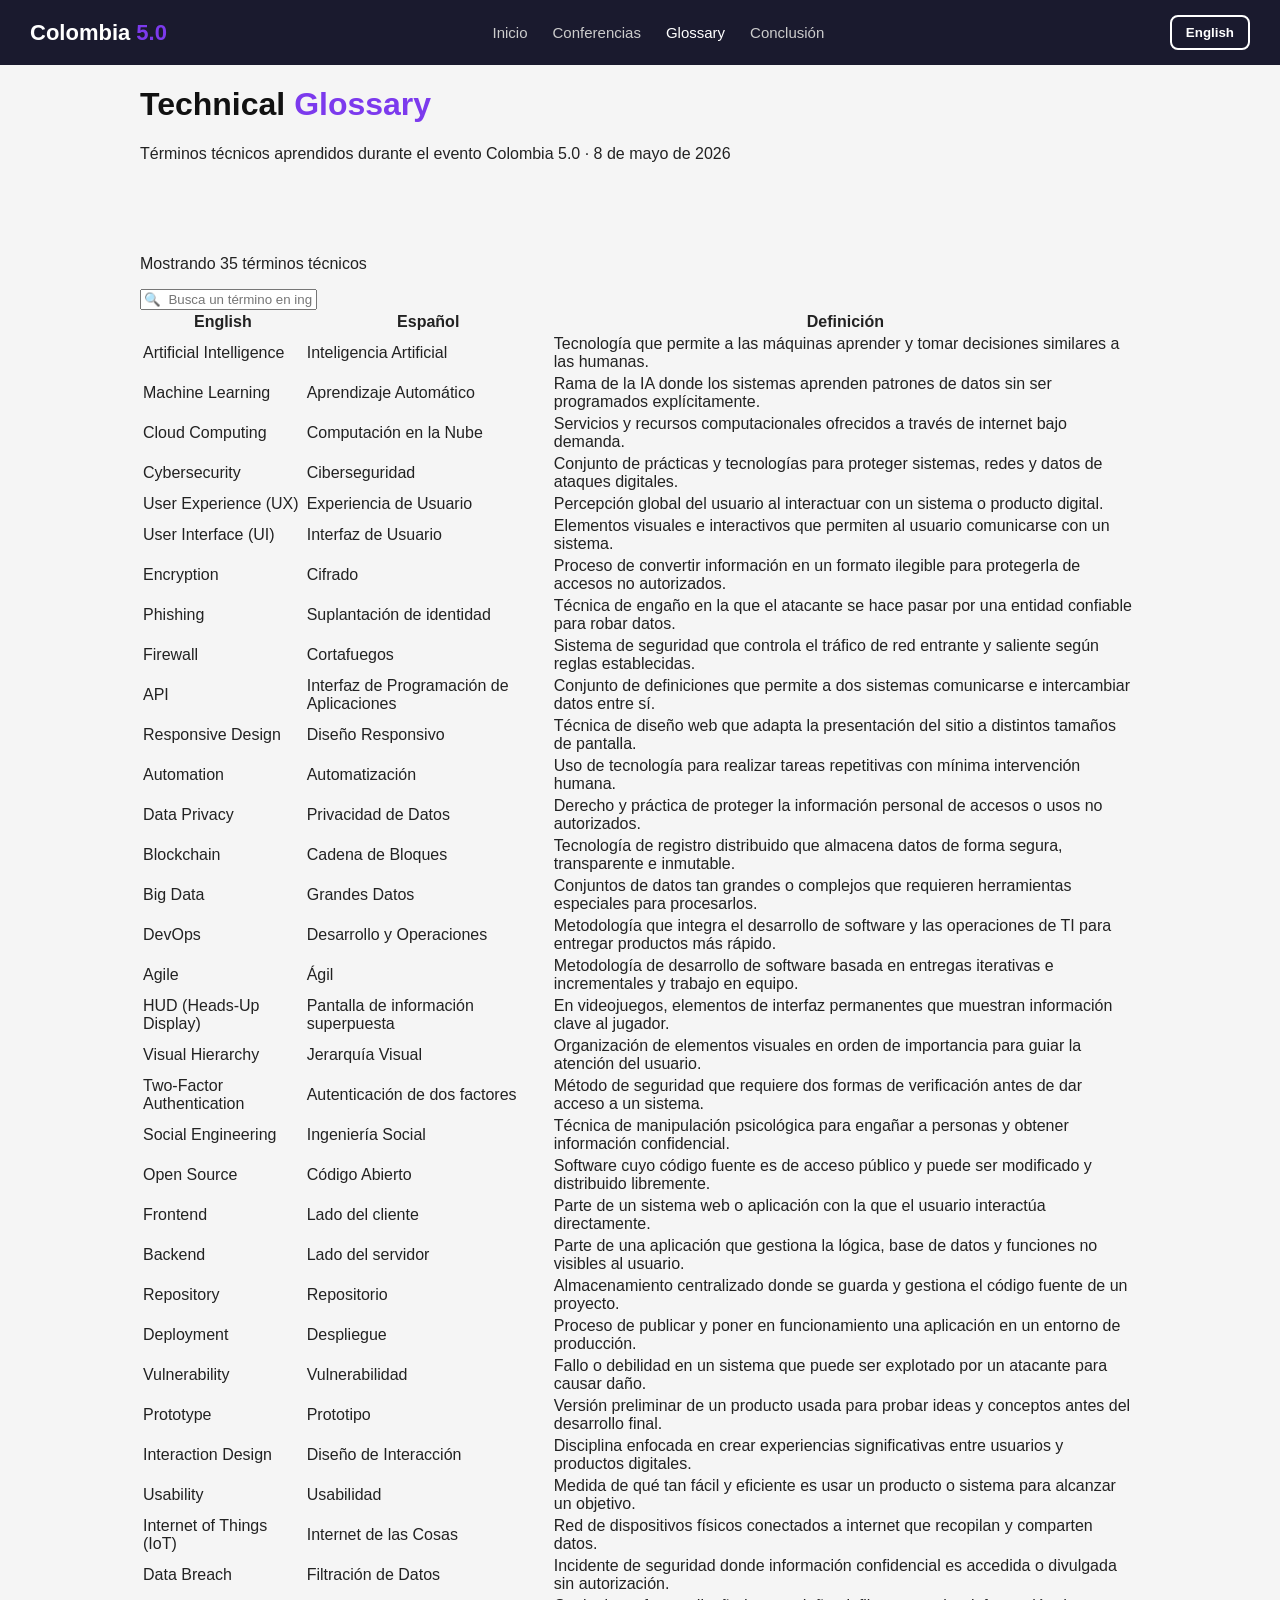
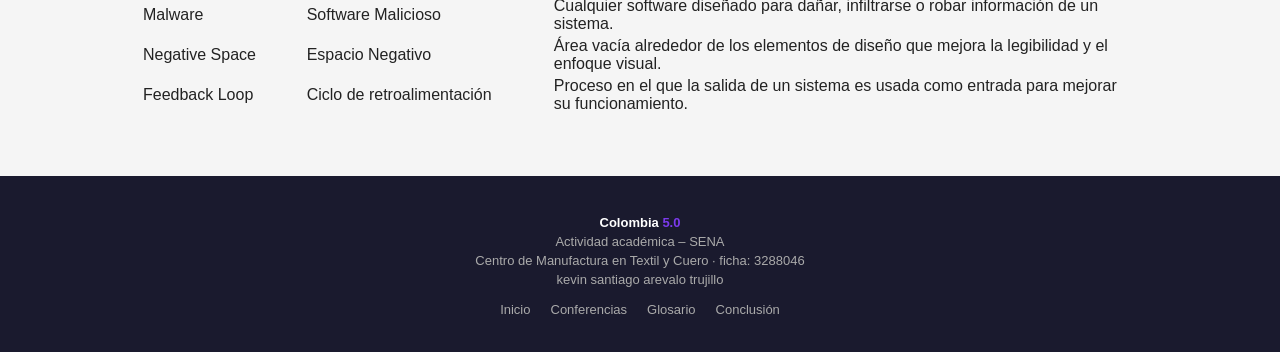
<file: paginas/glossary.html>
<!DOCTYPE html>
<html lang="es">
<head>
  <meta charset="UTF-8" />
  <meta name="viewport" content="width=device-width, initial-scale=1.0" />
  <title>Glossary – Colombia 5.0</title>
  <link rel="stylesheet" href="../css/styles.css" />
  <link href="https://fonts.googleapis.com/css2?family=Syne:wght@400;600;700;800&family=DM+Sans:ital,wght@0,300;0,400;0,500;1,300&display=swap" rel="stylesheet" />
</head>
<body>

  <!-- botones de navegacion -->
  <nav class="navbar">
    <div class="nav-logo"><a href="../index.html" style="color:inherit;text-decoration:none;">Colombia <span>5.0</span></a></div>
    <button class="nav-toggle" id="navToggle">☰</button>
    <ul class="nav-links" id="navLinks">
      <li>
        <a href="../index.html" class="es">Inicio</a>
        <a href="../index.html" class="en">Home</a>
      </li>
      <li>
        <a href="conferences.html" class="es">Conferencias</a>
        <a href="conferences.html" class="en">Conferences</a>
      </li>
      <li>
        <a href="glossary.html" class="active">Glossary</a>
      </li>
      <li>
        <a href="conclusion.html" class="es">Conclusión</a>
        <a href="conclusion.html" class="en">Conclusion</a>
      </li>
    </ul>
    <!-- boton de traduccion -->
    <div class="language-switch">
      <button id="langBtn">English</button>
    </div>
  </nav>

  <!-- encabezado -->
  <div class="page-hero">
    <div class="container">
      <h1>Technical <span class="accent">Glossary</span></h1>
      <p class="es">Términos técnicos aprendidos durante el evento Colombia 5.0 · 8 de mayo de 2026</p>
      <p class="en">Technical terms learned during the Colombia 5.0 event · May 8, 2026</p>
    </div>
  </div>

  <!-- contenido del glosario -->
  <section style="padding: 60px 0;">
    <div class="container">

      <p class="glossary-count" id="glossaryCount"></p>

      <!-- buscador -->
      <div class="glossary-search">
        <input
          type="text"
          id="searchInput"
          placeholder="🔍  Busca un término en inglés o español..."
        />
      </div>

      <!-- Tabla -->
      <div style="overflow-x:auto;">
        <table class="glossary-table" id="glossaryTable">
          <thead>
            <tr>
              <th>English</th>
              <th>Español</th>
              <th class="es">Definición</th>
              <th class="en">Definition</th>
            </tr>
          </thead>
          <tbody id="glossaryBody">

          </tbody>
        </table>
      </div>

    </div>
  </section>

  <!-- pie de pagina -->
  <footer class="footer">
    <div class="container footer-inner">
      <div>
      <p class="footer-logo">Colombia <span>5.0</span></p>
      <p class="es">Actividad académica – SENA</p>
      <p class="en">Academic activity – SENA</p>
      <p class="es">Centro de Manufactura en Textil y Cuero · ficha: 3288046</p>
      <p class="en">Textile and Leather Manufacturing Center · cohort: 3288046</p>
      <p>kevin santiago arevalo trujillo</p>
      </div>
      <nav class="footer-nav">
        <a href="../index.html" class="es">Inicio</a>
        <a href="../index.html" class="en">Home</a>
        <a href="conferences.html" class="es">Conferencias</a>
        <a href="conferences.html" class="en">Conferences</a>
        <a href="glossary.html" class="es">Glosario</a>
        <a href="glossary.html" class="en">Glossary</a>
        <a href="conclusion.html" class="es">Conclusión</a>
        <a href="conclusion.html" class="en">Conclusion</a>
      </nav>
    </div>
  </footer>

  <script src="../js/main.js"></script>
<script>
    const terms = [
      {
        en: "Artificial Intelligence", es: "Inteligencia Artificial",
        def:   "Tecnología que permite a las máquinas aprender y tomar decisiones similares a las humanas.",
        defEn: "Technology that enables machines to learn and make decisions similar to those of humans."
      },
      {
        en: "Machine Learning", es: "Aprendizaje Automático",
        def:   "Rama de la IA donde los sistemas aprenden patrones de datos sin ser programados explícitamente.",
        defEn: "Branch of AI where systems learn patterns from data without being explicitly programmed."
      },
      {
        en: "Cloud Computing", es: "Computación en la Nube",
        def:   "Servicios y recursos computacionales ofrecidos a través de internet bajo demanda.",
        defEn: "Computational services and resources delivered over the internet on demand."
      },
      {
        en: "Cybersecurity", es: "Ciberseguridad",
        def:   "Conjunto de prácticas y tecnologías para proteger sistemas, redes y datos de ataques digitales.",
        defEn: "Set of practices and technologies designed to protect systems, networks, and data from digital attacks."
      },
      {
        en: "User Experience (UX)", es: "Experiencia de Usuario",
        def:   "Percepción global del usuario al interactuar con un sistema o producto digital.",
        defEn: "Overall perception a user has when interacting with a digital system or product."
      },
      {
        en: "User Interface (UI)", es: "Interfaz de Usuario",
        def:   "Elementos visuales e interactivos que permiten al usuario comunicarse con un sistema.",
        defEn: "Visual and interactive elements that allow a user to communicate with a system."
      },
      {
        en: "Encryption", es: "Cifrado",
        def:   "Proceso de convertir información en un formato ilegible para protegerla de accesos no autorizados.",
        defEn: "Process of converting information into an unreadable format to protect it from unauthorized access."
      },
      {
        en: "Phishing", es: "Suplantación de identidad",
        def:   "Técnica de engaño en la que el atacante se hace pasar por una entidad confiable para robar datos.",
        defEn: "Deception technique in which an attacker impersonates a trusted entity to steal sensitive data."
      },
      {
        en: "Firewall", es: "Cortafuegos",
        def:   "Sistema de seguridad que controla el tráfico de red entrante y saliente según reglas establecidas.",
        defEn: "Security system that monitors and controls incoming and outgoing network traffic based on defined rules."
      },
      {
        en: "API", es: "Interfaz de Programación de Aplicaciones",
        def:   "Conjunto de definiciones que permite a dos sistemas comunicarse e intercambiar datos entre sí.",
        defEn: "Set of definitions that allows two systems to communicate and exchange data with each other."
      },
      {
        en: "Responsive Design", es: "Diseño Responsivo",
        def:   "Técnica de diseño web que adapta la presentación del sitio a distintos tamaños de pantalla.",
        defEn: "Web design technique that adapts a site's layout to different screen sizes and devices."
      },
      {
        en: "Automation", es: "Automatización",
        def:   "Uso de tecnología para realizar tareas repetitivas con mínima intervención humana.",
        defEn: "Use of technology to perform repetitive tasks with minimal human intervention."
      },
      {
        en: "Data Privacy", es: "Privacidad de Datos",
        def:   "Derecho y práctica de proteger la información personal de accesos o usos no autorizados.",
        defEn: "Right and practice of protecting personal information from unauthorized access or use."
      },
      {
        en: "Blockchain", es: "Cadena de Bloques",
        def:   "Tecnología de registro distribuido que almacena datos de forma segura, transparente e inmutable.",
        defEn: "Distributed ledger technology that stores data in a secure, transparent, and immutable way."
      },
      {
        en: "Big Data", es: "Grandes Datos",
        def:   "Conjuntos de datos tan grandes o complejos que requieren herramientas especiales para procesarlos.",
        defEn: "Datasets so large or complex that they require specialized tools and methods to process."
      },
      {
        en: "DevOps", es: "Desarrollo y Operaciones",
        def:   "Metodología que integra el desarrollo de software y las operaciones de TI para entregar productos más rápido.",
        defEn: "Methodology that integrates software development and IT operations to deliver products faster and more reliably."
      },
      {
        en: "Agile", es: "Ágil",
        def:   "Metodología de desarrollo de software basada en entregas iterativas e incrementales y trabajo en equipo.",
        defEn: "Software development methodology based on iterative and incremental deliveries and close teamwork."
      },
      {
        en: "HUD (Heads-Up Display)", es: "Pantalla de información superpuesta",
        def:   "En videojuegos, elementos de interfaz permanentes que muestran información clave al jugador.",
        defEn: "In video games, persistent interface elements that display key information to the player without interrupting gameplay."
      },
      {
        en: "Visual Hierarchy", es: "Jerarquía Visual",
        def:   "Organización de elementos visuales en orden de importancia para guiar la atención del usuario.",
        defEn: "Arrangement of visual elements in order of importance to guide the user's attention effectively."
      },
      {
        en: "Two-Factor Authentication", es: "Autenticación de dos factores",
        def:   "Método de seguridad que requiere dos formas de verificación antes de dar acceso a un sistema.",
        defEn: "Security method that requires two separate forms of verification before granting access to a system."
      },
      {
        en: "Social Engineering", es: "Ingeniería Social",
        def:   "Técnica de manipulación psicológica para engañar a personas y obtener información confidencial.",
        defEn: "Psychological manipulation technique used to deceive people into revealing confidential information."
      },
      {
        en: "Open Source", es: "Código Abierto",
        def:   "Software cuyo código fuente es de acceso público y puede ser modificado y distribuido libremente.",
        defEn: "Software whose source code is publicly available and can be freely modified and distributed."
      },
      {
        en: "Frontend", es: "Lado del cliente",
        def:   "Parte de un sistema web o aplicación con la que el usuario interactúa directamente.",
        defEn: "Part of a web system or application that the user interacts with directly."
      },
      {
        en: "Backend", es: "Lado del servidor",
        def:   "Parte de una aplicación que gestiona la lógica, base de datos y funciones no visibles al usuario.",
        defEn: "Part of an application that handles logic, databases, and functions not directly visible to the user."
      },
      {
        en: "Repository", es: "Repositorio",
        def:   "Almacenamiento centralizado donde se guarda y gestiona el código fuente de un proyecto.",
        defEn: "Centralized storage where a project's source code is saved and managed."
      },
      {
        en: "Deployment", es: "Despliegue",
        def:   "Proceso de publicar y poner en funcionamiento una aplicación en un entorno de producción.",
        defEn: "Process of publishing and putting an application into operation in a production environment."
      },
      {
        en: "Vulnerability", es: "Vulnerabilidad",
        def:   "Fallo o debilidad en un sistema que puede ser explotado por un atacante para causar daño.",
        defEn: "Flaw or weakness in a system that can be exploited by an attacker to cause damage."
      },
      {
        en: "Prototype", es: "Prototipo",
        def:   "Versión preliminar de un producto usada para probar ideas y conceptos antes del desarrollo final.",
        defEn: "Preliminary version of a product used to test ideas and concepts before final development."
      },
      {
        en: "Interaction Design", es: "Diseño de Interacción",
        def:   "Disciplina enfocada en crear experiencias significativas entre usuarios y productos digitales.",
        defEn: "Discipline focused on creating meaningful experiences between users and digital products."
      },
      {
        en: "Usability", es: "Usabilidad",
        def:   "Medida de qué tan fácil y eficiente es usar un producto o sistema para alcanzar un objetivo.",
        defEn: "Measure of how easy and efficient it is to use a product or system to achieve a goal."
      },
      {
        en: "Internet of Things (IoT)", es: "Internet de las Cosas",
        def:   "Red de dispositivos físicos conectados a internet que recopilan y comparten datos.",
        defEn: "Network of physical devices connected to the internet that collect and share data."
      },
      {
        en: "Data Breach", es: "Filtración de Datos",
        def:   "Incidente de seguridad donde información confidencial es accedida o divulgada sin autorización.",
        defEn: "Security incident where confidential information is accessed or disclosed without authorization."
      },
      {
        en: "Malware", es: "Software Malicioso",
        def:   "Cualquier software diseñado para dañar, infiltrarse o robar información de un sistema.",
        defEn: "Any software intentionally designed to damage, infiltrate, or steal information from a system."
      },
      {
        en: "Negative Space", es: "Espacio Negativo",
        def:   "Área vacía alrededor de los elementos de diseño que mejora la legibilidad y el enfoque visual.",
        defEn: "Empty area surrounding design elements that improves readability and visual focus."
      },
      {
        en: "Feedback Loop", es: "Ciclo de retroalimentación",
        def:   "Proceso en el que la salida de un sistema es usada como entrada para mejorar su funcionamiento.",
        defEn: "Process in which the output of a system is used as input to improve its overall functioning."
      }
    ];

    /* Actualiza el texto del contador según el idioma activo */
    function updateCount(total) {
      const lang = localStorage.getItem("language") || "es";
      const countEl = document.getElementById("glossaryCount");
      if (lang === "en") {
        countEl.textContent = `Showing ${total} technical term${total !== 1 ? "s" : ""}`;
      } else {
        countEl.textContent = `Mostrando ${total} término${total !== 1 ? "s" : ""} técnico${total !== 1 ? "s" : ""}`;
      }
    }

    /* Actualiza la barra de busqueda */
    function updatePlaceholder() {
      const lang = localStorage.getItem("language") || "es";
      const input = document.getElementById("searchInput");
      input.placeholder = lang === "en"
        ? "🔍  Search a term in English or Spanish..."
        : "🔍  Busca un término en inglés o español...";
    }

    function render(data) {
      const lang = localStorage.getItem("language") || "es";
      const tbody = document.getElementById("glossaryBody");
      tbody.innerHTML = data.map(t => `
        <tr>
          <td>${t.en}</td>
          <td>${t.es}</td>
          <td>${lang === "en" ? t.defEn : t.def}</td>
        </tr>
      `).join("");
      updateCount(data.length);
    }

    render(terms);
    updatePlaceholder();

    /* Filtro de búsqueda */
    document.getElementById("searchInput").addEventListener("input", function () {
      const q = this.value.toLowerCase();
      const filtered = terms.filter(t =>
        t.en.toLowerCase().includes(q) ||
        t.es.toLowerCase().includes(q) ||
        t.def.toLowerCase().includes(q) ||
        t.defEn.toLowerCase().includes(q)
      );
      render(filtered);
    });

    /* Al cambiar idioma: re-renderiza la tabla */
    document.getElementById("langBtn")?.addEventListener("click", function () {
      setTimeout(() => {
        const q = document.getElementById("searchInput").value.toLowerCase();
        const filtered = q
          ? terms.filter(t =>
              t.en.toLowerCase().includes(q) ||
              t.es.toLowerCase().includes(q) ||
              t.def.toLowerCase().includes(q) ||
              t.defEn.toLowerCase().includes(q)
            )
          : terms;
        render(filtered);
        updatePlaceholder();
      }, 0);
    });
  </script>
</body>
</html>
</file>
<file: css/styles.css>
/* ---- 1. Estilo basico ---- */

body {
  font-family: Arial, sans-serif;
  margin: 0;
  padding: 0;
  background-color: #f5f5f5;
  color: #222222;
}

h1, h2, h3 {
  color: #111111;
}

a {
  text-decoration: none;
  color: #5b21b6;
}

a:hover {
  text-decoration: underline;
}

/* Contenedor centrado */
.container {
  max-width: 1000px;
  margin: 0 auto;
  padding: 0 20px;
}

/* Texto de acento (color morado) */
.accent {
  color: #7c3aed;
}


/* ---- 2. Barra de navegacion ---- */

.navbar {
  background-color: #1a1a2e;
  padding: 15px 30px;
  display: flex;
  align-items: center;
  justify-content: space-between;
}

.nav-logo {
  color: white;
  font-size: 22px;
  font-weight: bold;
}

.nav-logo span {
  color: #7c3aed;
}

/* Lista de enlaces del menú */
.nav-links {
  list-style: none;
  margin: 0;
  padding: 0;
  display: flex;
  gap: 25px;
}

.nav-links a {
  color: #cccccc;
  font-size: 15px;
}

.nav-links a:hover,
.nav-links a.active {
  color: white;
  text-decoration: none;
}

/* Botón del menú (solo se ve en móvil) */
.nav-toggle {
  background: none;
  border: none;
  color: white;
  font-size: 24px;
  cursor: pointer;
  display: none;
}


/* ---- 3. La parte principal arriba ---- */

.hero {
  background-color: #1a1a2e;
  color: white;
  padding: 80px 30px;
  text-align: center;
}

.hero-tag {
  font-size: 13px;
  color: #9ca3af;
  margin-bottom: 10px;
  text-transform: uppercase;
  letter-spacing: 1px;
}

.hero h1 {
  font-size: 60px;
  margin: 10px 0;
  color: white;
}

.hero-sub {
  font-size: 20px;
  color: #d1d5db;
  margin: 5px 0 15px;
}

.hero-desc {
  font-size: 16px;
  color: #9ca3af;
  max-width: 580px;
  margin: 0 auto 30px;
  line-height: 1.7;
}

/* Contenedor de los dos botones */
.hero-btns {
  display: flex;
  justify-content: center;
  gap: 15px;
  flex-wrap: wrap;
}

/* Botón principal */
.btn-primary {
  background-color: #7c3aed;
  color: white;
  padding: 12px 28px;
  border-radius: 6px;
  font-size: 15px;
}

.btn-primary:hover {
  background-color: #6d28d9;
  text-decoration: none;
}

/* Botón secundario  */
.btn-outline {
  border: 2px solid #7c3aed;
  color: #a78bfa;
  padding: 12px 28px;
  border-radius: 6px;
  font-size: 15px;
}

.btn-outline:hover {
  background-color: #7c3aed;
  color: white;
  text-decoration: none;
}

/* boton de ingles */

.language-switch {
    margin-left: 20px;
}

.language-switch button {
    background: transparent;
    color: white;
    border: 2px solid white;
    padding: 8px 14px;
    border-radius: 8px;
    cursor: pointer;
    font-weight: 600;
    transition: 0.3s;
}

.language-switch button:hover {
    background: white;
    color: black;
}
.en {
    display: none;
}
/* insignea "2026 Edición" */
.hero-badge {
  margin-top: 40px;
}

.badge-circle {
  display: inline-block;
  border: 2px solid #7c3aed;
  border-radius: 50%;
  width: 80px;
  height: 80px;
  line-height: 1.2;
  padding-top: 18px;
  text-align: center;
}

.badge-circle span {
  display: block;
  font-size: 20px;
  font-weight: bold;
  color: #a78bfa;
}

.badge-circle small {
  font-size: 11px;
  color: #9ca3af;
}


/* ---- 4. seccion de informacion ---- */

.about {
  padding: 60px 0;
  background-color: #ffffff;
}

.about-grid {
  display: flex;
  gap: 40px;
  flex-wrap: wrap;
  align-items: flex-start;
}

.about-text {
  flex: 1;
  min-width: 280px;
}

.about-text h2 {
  font-size: 30px;
  margin-bottom: 15px;
}

.about-text p {
  color: #555555;
  line-height: 1.7;
  margin-bottom: 12px;
}

/* Tarjetas de información */
.about-cards {
  display: flex;
  flex-wrap: wrap;
  gap: 15px;
  flex: 1;
  min-width: 280px;
}

.info-card {
  background-color: #f9f9f9;
  border: 1px solid #e5e5e5;
  border-radius: 10px;
  padding: 20px;
  width: calc(50% - 8px);
  box-sizing: border-box;
}

.card-icon {
  font-size: 28px;
  margin-bottom: 8px;
}

.info-card h3 {
  font-size: 15px;
  margin: 0 0 6px;
}

.info-card p {
  font-size: 13px;
  color: #666666;
  margin: 0;
  line-height: 1.5;
}


/* ---- 5. seccion de conferencias asistidas ---- */

.preview {
  background-color: #f0ecff;
  padding: 60px 0;
}

.preview h2 {
  font-size: 28px;
  text-align: center;
  margin-bottom: 8px;
}

.section-sub {
  text-align: center;
  color: #666666;
  margin-bottom: 35px;
}

/* tarjetas de conferencias */
.preview-grid {
  display: flex;
  gap: 20px;
  flex-wrap: wrap;
}

.preview-card {
  background-color: white;
  border-radius: 10px;
  padding: 25px;
  flex: 1;
  min-width: 260px;
  cursor: pointer;
  border: 1px solid #e0d5ff;
}

.preview-card:hover {
  border-color: #7c3aed;
}

.preview-tag {
  background-color: #ede9fe;
  color: #6d28d9;
  padding: 4px 10px;
  border-radius: 20px;
  font-size: 12px;
  display: inline-block;
  margin-bottom: 12px;
}

.preview-tag--security {
  background-color: #fef3c7;
  color: #92400e;
}

.preview-card h3 {
  font-size: 16px;
  margin: 0 0 8px;
}

.preview-card p {
  font-size: 13px;
  color: #777777;
  margin: 0 0 15px;
}

.preview-link {
  color: #7c3aed;
  font-size: 14px;
  font-weight: bold;
}


/* ---- 6. pie de pagina ---- */

.footer {
  background-color: #1a1a2e;
  color: #aaaaaa;
  padding: 35px 20px;
  text-align: center;
}

.footer-logo {
  font-size: 20px;
  font-weight: bold;
  color: white;
  margin-bottom: 5px;
}

.footer-logo span {
  color: #7c3aed;
}

.footer p {
  margin: 4px 0;
  font-size: 13px;
}

.footer-nav {
  margin-top: 15px;
  display: flex;
  justify-content: center;
  gap: 20px;
  flex-wrap: wrap;
}

.footer-nav a {
  color: #aaaaaa;
  font-size: 13px;
}

.footer-nav a:hover {
  color: white;
  text-decoration: none;
}


/* ---- 7. Diseño movil ---- */
/* Se aplican cuando la pantalla es menor a 700px */

@media (max-width: 700px) {

  .nav-links {
    display: none;
    flex-direction: column;
    width: 100%;
  }

  .nav-links.open {
    display: flex;
  }

  .nav-toggle {
    display: block;
  }

  .navbar {
    flex-wrap: wrap;
  }

  .hero h1 {
    font-size: 38px;
  }

  .info-card {
    width: 100%;
  }

  .hero-btns {
    flex-direction: column;
    align-items: center;
  }
}

/* imagen */

.photo-slot {
  aspect-ratio: 4/3;  
  overflow: hidden;    
}

.photo-slot img {
  width: 100%;
  height: 100%;
  object-fit: cover;   
}
</file>
